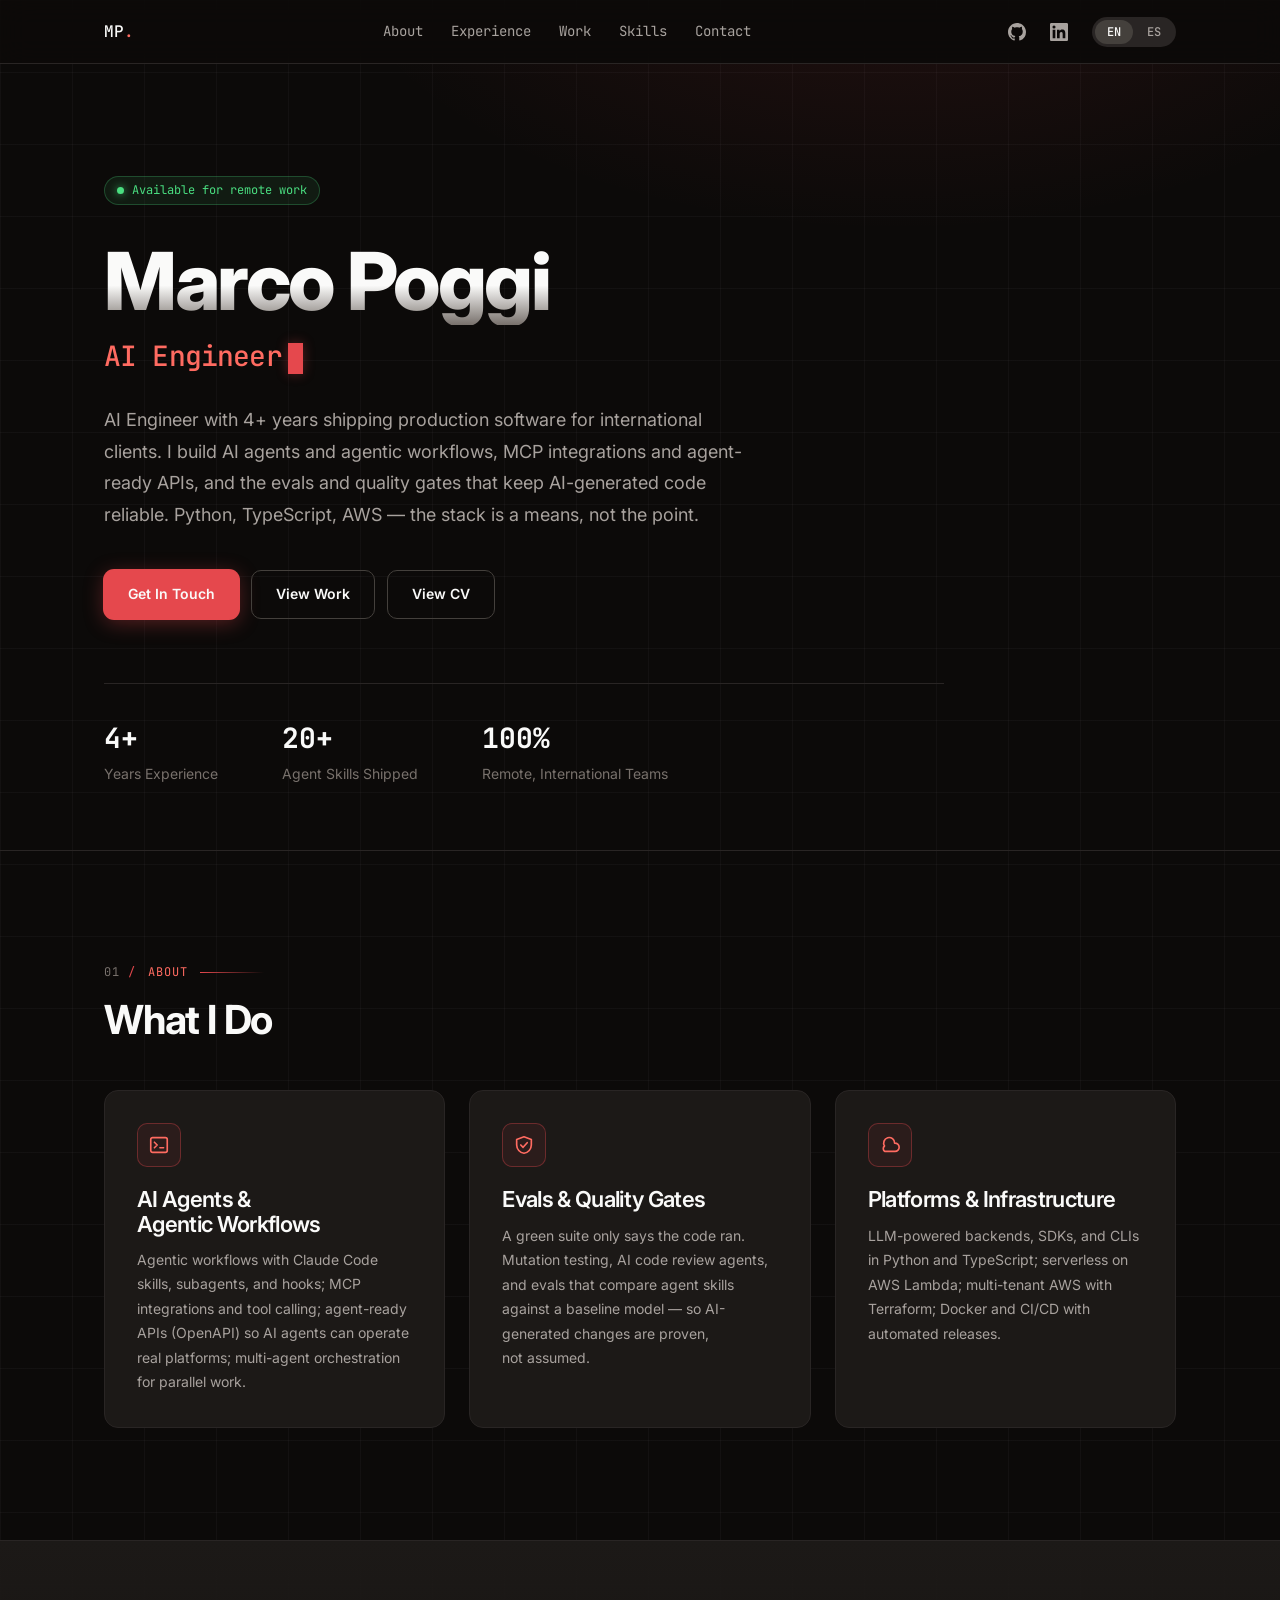
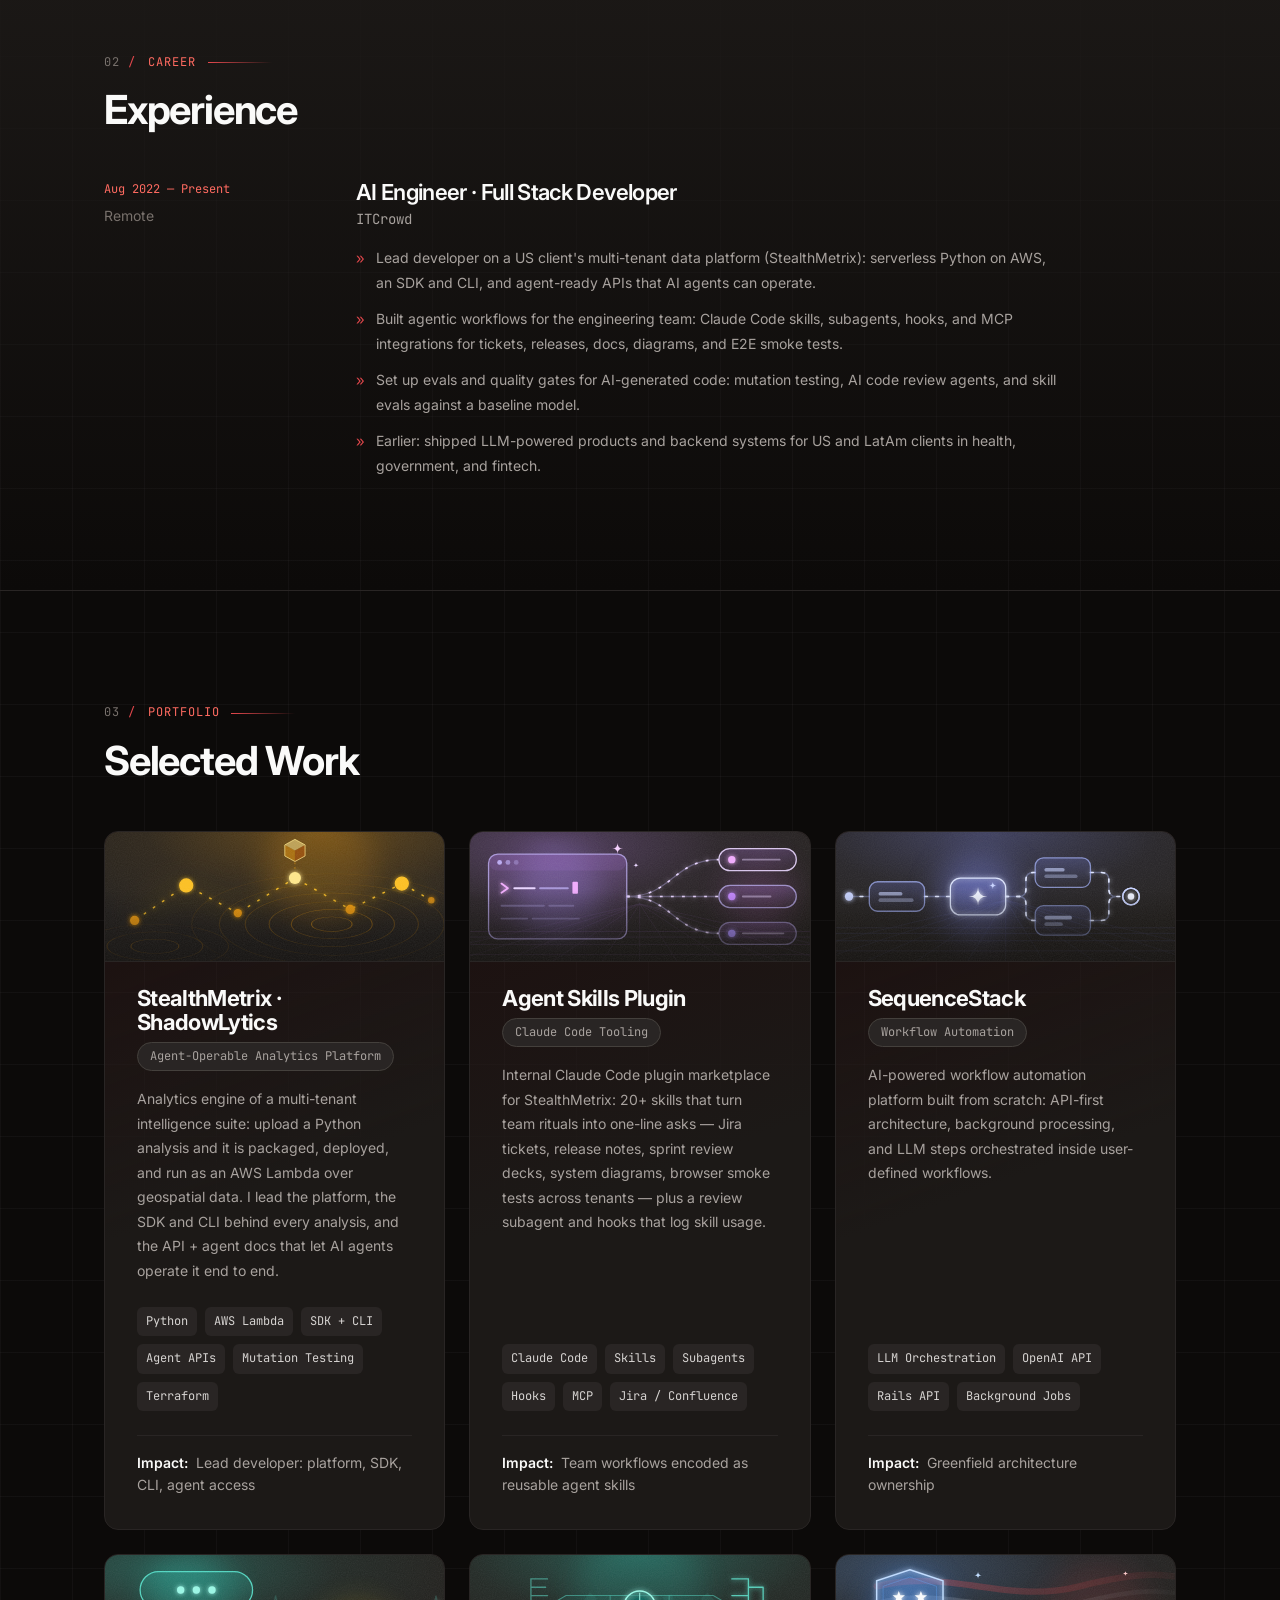
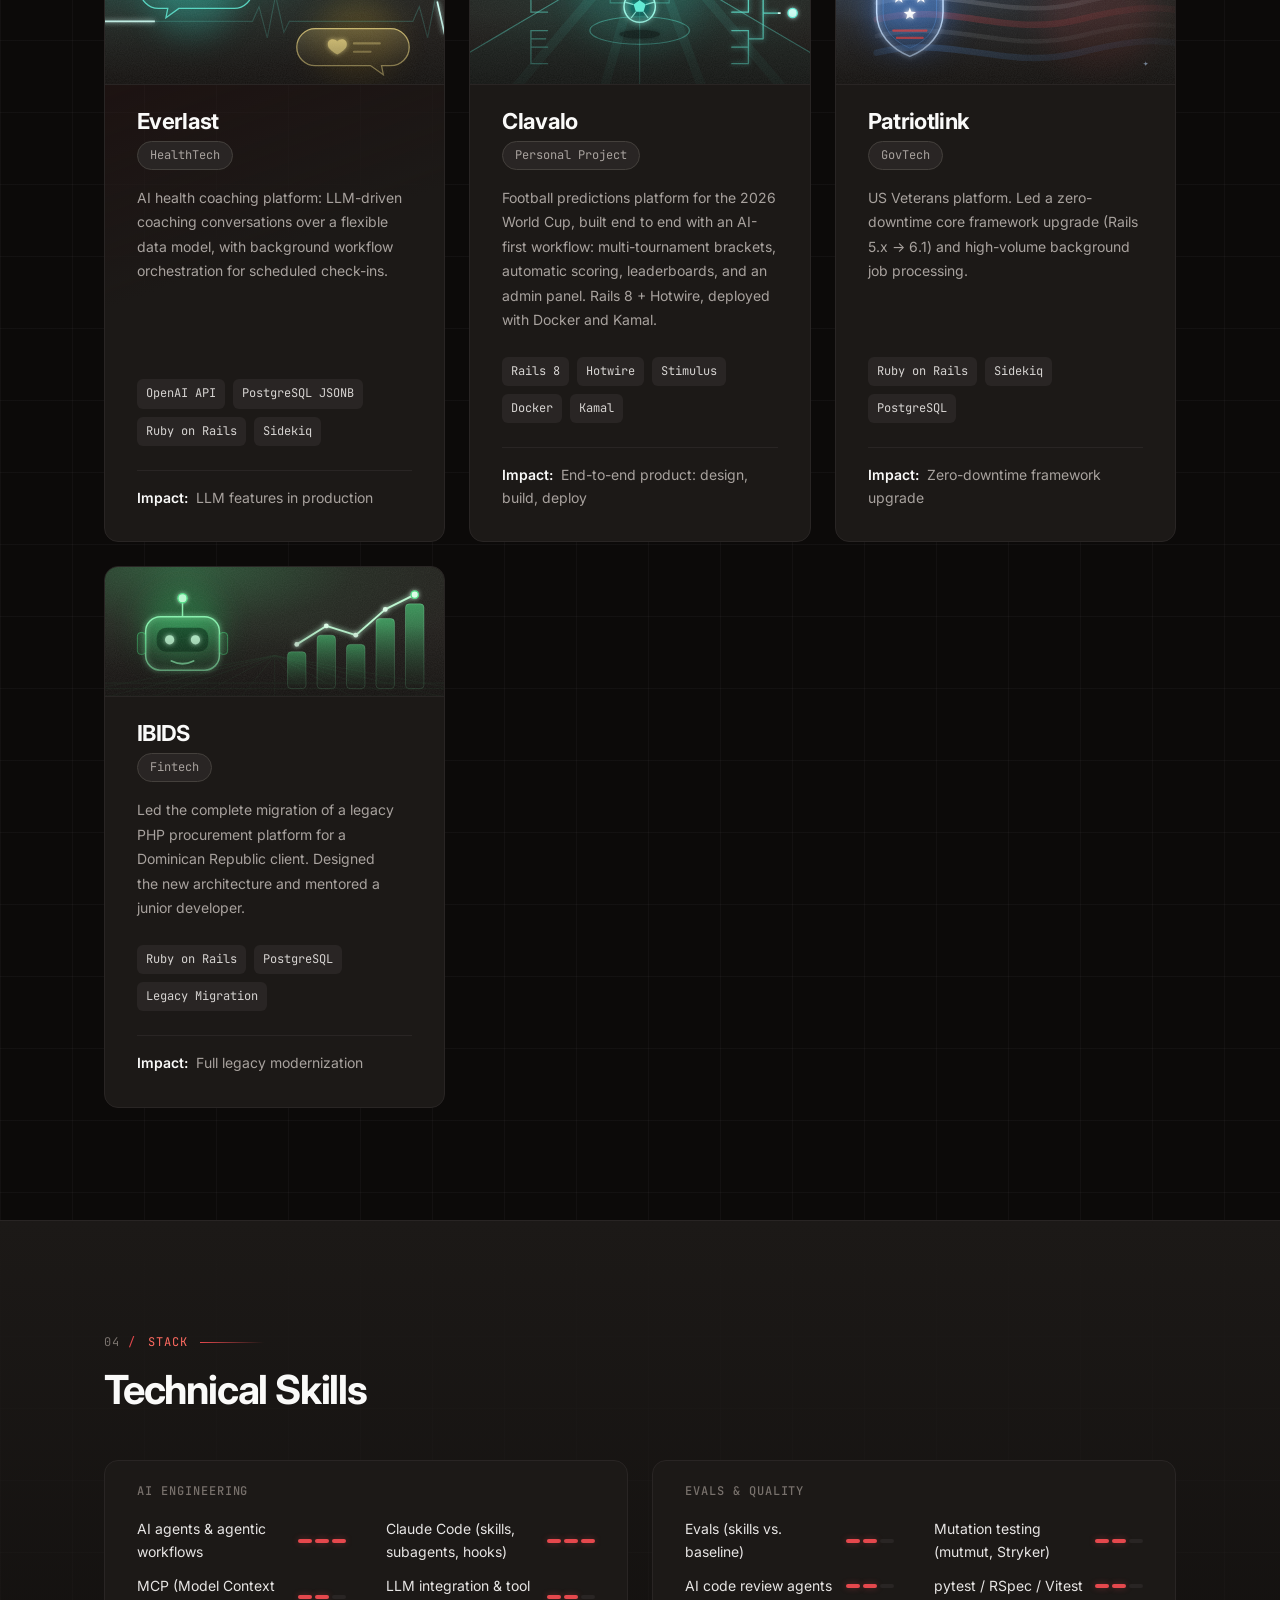
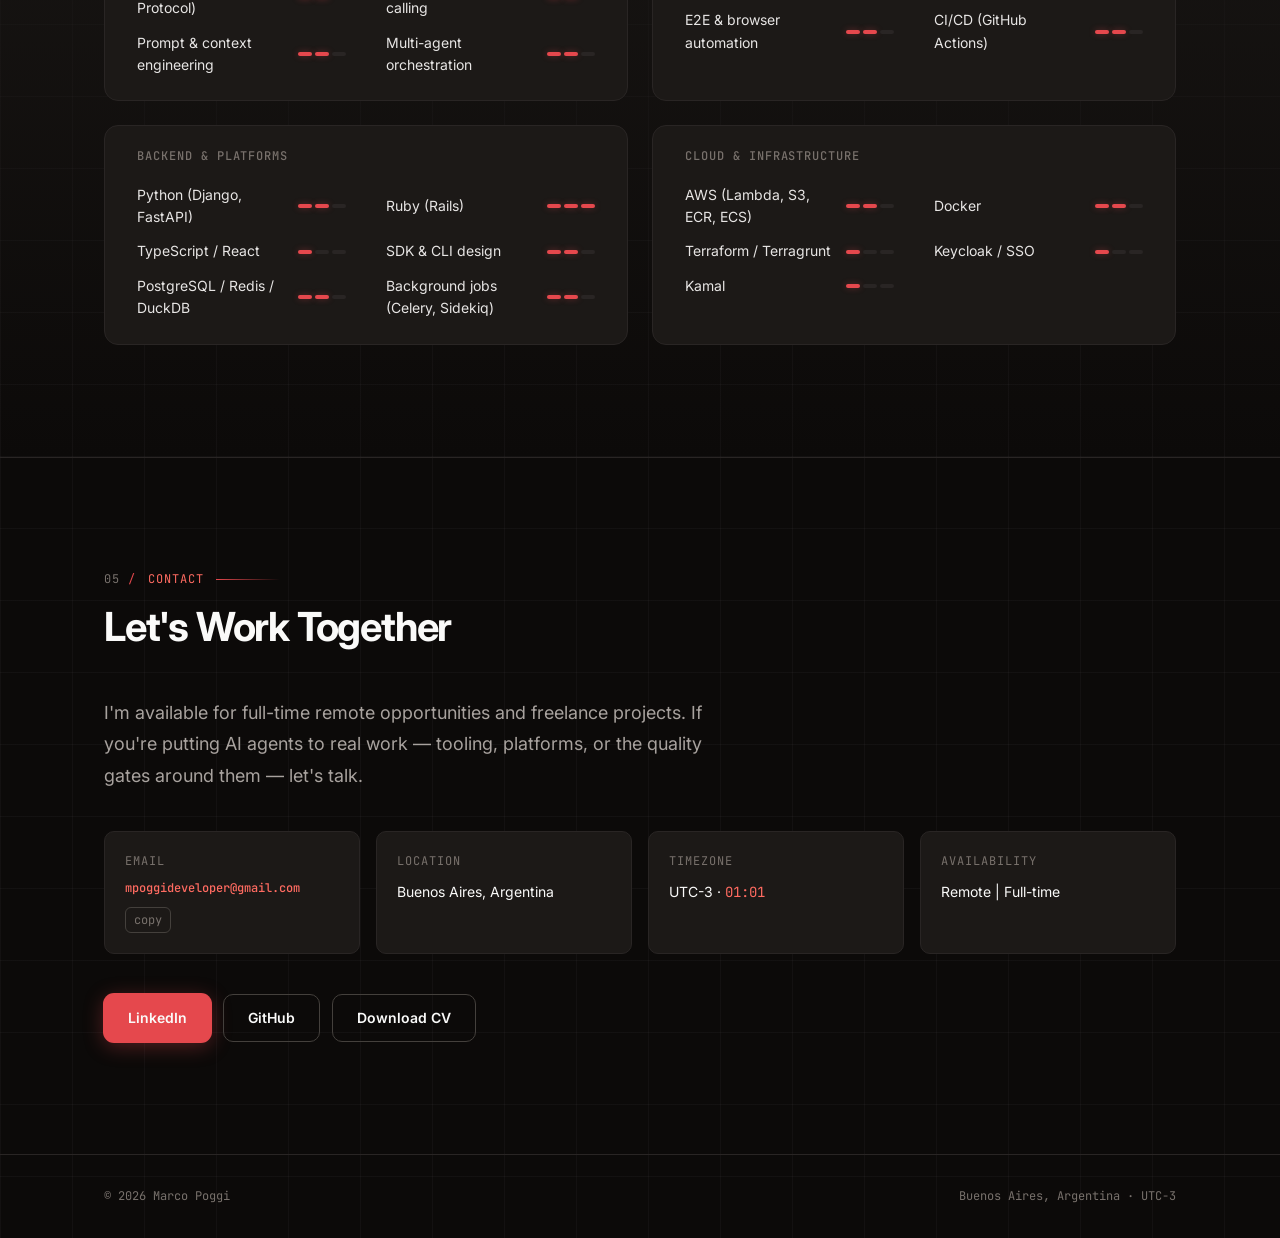
<file: index.html>
<!DOCTYPE html>
<html lang="en">
<head>
    <meta charset="UTF-8">
    <meta name="viewport" content="width=device-width, initial-scale=1.0">
    <title>Marco Poggi - Career</title>
    <meta name="description" content="Marco Poggi — AI Engineer: AI agents, agentic workflows, MCP integrations, LLM-powered platforms, and evals &amp; quality gates for AI-generated code.">
    <meta property="og:title" content="Marco Poggi — AI Engineer">
    <meta property="og:description" content="AI Engineer with 4+ years shipping production software: AI agents, agentic workflows, MCP, tool calling, and evals.">
    <meta property="og:type" content="website">
    <meta name="theme-color" content="#0c0a09">
    <link rel="preconnect" href="https://fonts.googleapis.com">
    <link rel="preconnect" href="https://fonts.gstatic.com" crossorigin>
    <link href="https://fonts.googleapis.com/css2?family=Inter:wght@400;500;600;700;800&family=JetBrains+Mono:wght@400;500&display=swap" rel="stylesheet">
    <link rel="stylesheet" href="css/main.css">
    <link rel="icon" href="data:image/svg+xml,<svg xmlns=%22http://www.w3.org/2000/svg%22 viewBox=%220 0 64 64%22><rect width=%2264%22 height=%2264%22 rx=%2212%22 fill=%22%231c1917%22/><path d=%22M22 18 L40 32 L22 46%22 fill=%22none%22 stroke=%22%23e5484d%22 stroke-width=%227%22 stroke-linecap=%22round%22 stroke-linejoin=%22round%22/></svg>">
</head>
<body>
    <a class="skip-link" href="#hero">Skip to content</a>
    <div class="scroll-progress" aria-hidden="true"></div>

    <!-- Header -->
    <header class="site-header">
        <div class="container header-inner">
            <a href="#hero" class="brand">MP<span class="brand-dot">.</span></a>
            <nav class="site-nav" aria-label="Main" data-nav-links>
                <!-- Nav links rendered from data.json -->
            </nav>
            <div class="header-actions">
                <a class="social-link" href="https://github.com/marcopoggi" target="_blank" rel="noopener" aria-label="GitHub">
                    <svg viewBox="0 0 24 24" fill="currentColor" aria-hidden="true"><path d="M12 0C5.37 0 0 5.37 0 12c0 5.31 3.435 9.795 8.205 11.385.6.105.825-.255.825-.57 0-.285-.015-1.23-.015-2.235-3.015.555-3.795-.735-4.035-1.41-.135-.345-.72-1.41-1.23-1.695-.42-.225-1.02-.78-.015-.795.945-.015 1.62.87 1.845 1.23 1.08 1.815 2.805 1.305 3.495.99.105-.78.42-1.305.765-1.605-2.67-.3-5.46-1.335-5.46-5.925 0-1.305.465-2.385 1.23-3.225-.12-.3-.54-1.53.12-3.18 0 0 1.005-.315 3.3 1.23.96-.27 1.98-.405 3-.405s2.04.135 3 .405c2.295-1.56 3.3-1.23 3.3-1.23.66 1.65.24 2.88.12 3.18.765.84 1.23 1.905 1.23 3.225 0 4.605-2.805 5.625-5.475 5.925.435.375.81 1.095.81 2.22 0 1.605-.015 2.895-.015 3.3 0 .315.225.69.825.57A12.02 12.02 0 0 0 24 12c0-6.63-5.37-12-12-12z"/></svg>
                </a>
                <a class="social-link" href="https://linkedin.com/in/marcopoggi-dev" target="_blank" rel="noopener" aria-label="LinkedIn">
                    <svg viewBox="0 0 24 24" fill="currentColor" aria-hidden="true"><path d="M20.447 20.452h-3.554v-5.569c0-1.328-.027-3.037-1.852-3.037-1.853 0-2.136 1.445-2.136 2.939v5.667H9.351V9h3.414v1.561h.046c.477-.9 1.637-1.85 3.37-1.85 3.601 0 4.267 2.37 4.267 5.455v6.286zM5.337 7.433a2.062 2.062 0 1 1 0-4.124 2.062 2.062 0 0 1 0 4.124zM7.119 20.452H3.555V9h3.564v11.452zM22.225 0H1.771C.792 0 0 .774 0 1.729v20.542C0 23.227.792 24 1.771 24h20.451C23.2 24 24 23.227 24 22.271V1.729C24 .774 23.2 0 22.225 0z"/></svg>
                </a>
                <div class="language-toggle" role="group" aria-label="Language">
                    <button class="lang-btn active" data-lang="en">EN</button>
                    <button class="lang-btn" data-lang="es">ES</button>
                </div>
            </div>
        </div>
    </header>

    <main>
        <!-- Hero Section -->
        <section id="hero" class="hero">
            <div class="container">
                <div class="hero-content">
                    <p class="hero-badge" data-hero-badge>
                        <span class="badge-dot" aria-hidden="true"></span>
                        <span data-text='{"en":"Available for remote work","es":"Disponible para trabajo remoto"}'>Available for remote work</span>
                    </p>
                    <h1 class="hero-title">
                        <span data-hero-title>Marco Poggi</span>
                    </h1>
                    <h2 class="hero-subtitle">
                        <span class="typewriter" data-hero-subtitle>AI Engineer</span><span class="type-cursor" aria-hidden="true"></span>
                    </h2>
                    <p class="hero-description">
                        <span data-hero-description>AI Engineer with 4+ years shipping production software for international clients.</span>
                    </p>

                    <div class="hero-cta">
                        <a href="#contact" class="button primary">
                            <span data-text='{"en":"Get In Touch","es":"Contactar"}'>Get In Touch</span>
                        </a>
                        <a href="#projects" class="button secondary">
                            <span data-text='{"en":"View Work","es":"Ver Trabajos"}'>View Work</span>
                        </a>
                        <a href="cv.html" class="button secondary">
                            <span data-text='{"en":"View CV","es":"Ver CV"}'>View CV</span>
                        </a>
                    </div>

                    <div class="hero-stats" data-hero-stats>
                        <!-- Stats rendered from data.json -->
                    </div>
                </div>
            </div>
        </section>

        <!-- Overview Section -->
        <section id="overview" class="overview">
            <div class="container">
                <header class="section-header">
                    <p class="section-eyebrow"><span class="eyebrow-num">01</span><span data-text='{"en":"About","es":"Sobre mí"}'>About</span></p>
                    <h2 class="section-title"><span data-overview-title>What I Do</span></h2>
                </header>
                <div class="overview-grid" data-overview-cards>
                    <!-- Overview cards rendered from data.json -->
                </div>
            </div>
        </section>

        <!-- Experience Section -->
        <section id="experience" class="experience">
            <div class="container">
                <header class="section-header">
                    <p class="section-eyebrow"><span class="eyebrow-num">02</span><span data-text='{"en":"Career","es":"Carrera"}'>Career</span></p>
                    <h2 class="section-title"><span data-experience-title>Experience</span></h2>
                </header>
                <div class="experience-list" data-experience-list>
                    <!-- Experience entries rendered from data.json -->
                </div>
            </div>
        </section>

        <!-- Projects Section -->
        <section id="projects" class="projects">
            <div class="container">
                <header class="section-header">
                    <p class="section-eyebrow"><span class="eyebrow-num">03</span><span data-text='{"en":"Portfolio","es":"Portfolio"}'>Portfolio</span></p>
                    <h2 class="section-title"><span data-projects-title>Selected Work</span></h2>
                </header>
                <div class="projects-grid" data-projects-list>
                    <!-- Project cards rendered from data.json -->
                </div>
            </div>
        </section>

        <!-- Skills Section -->
        <section id="skills" class="skills">
            <div class="container">
                <header class="section-header">
                    <p class="section-eyebrow"><span class="eyebrow-num">04</span><span data-text='{"en":"Stack","es":"Stack"}'>Stack</span></p>
                    <h2 class="section-title"><span data-skills-title>Technical Skills</span></h2>
                </header>
                <div class="skills-grid" data-skills-list>
                    <!-- Skill categories rendered from data.json -->
                </div>
            </div>
        </section>

        <!-- Contact Section -->
        <section id="contact" class="contact">
            <div class="container">
                <header class="section-header">
                    <p class="section-eyebrow"><span class="eyebrow-num">05</span><span data-text='{"en":"Contact","es":"Contacto"}'>Contact</span></p>
                    <h2 class="section-title"><span data-contact-title>Let's Work Together</span></h2>
                </header>
                <div class="contact-content">
                    <p class="contact-description">
                        <span data-contact-description>I'm available for full-time remote opportunities and freelance projects. If you're putting AI agents to real work — tooling, platforms, or the quality gates around them — let's talk.</span>
                    </p>
                    <div class="contact-info" data-contact-info>
                        <!-- Contact info rendered from data.json -->
                    </div>
                    <div class="contact-links" data-contact-links>
                        <!-- Contact links rendered from data.json -->
                    </div>
                </div>
            </div>
        </section>
    </main>

    <footer class="site-footer">
        <div class="container footer-inner">
            <span>© <span data-year>2026</span> Marco Poggi</span>
            <span class="footer-meta" data-text='{"en":"Buenos Aires, Argentina · UTC-3","es":"Buenos Aires, Argentina · UTC-3"}'>Buenos Aires, Argentina · UTC-3</span>
        </div>
    </footer>

    <script src="js/data.js"></script>
    <script src="js/main.js"></script>
</body>
</html>
</file>
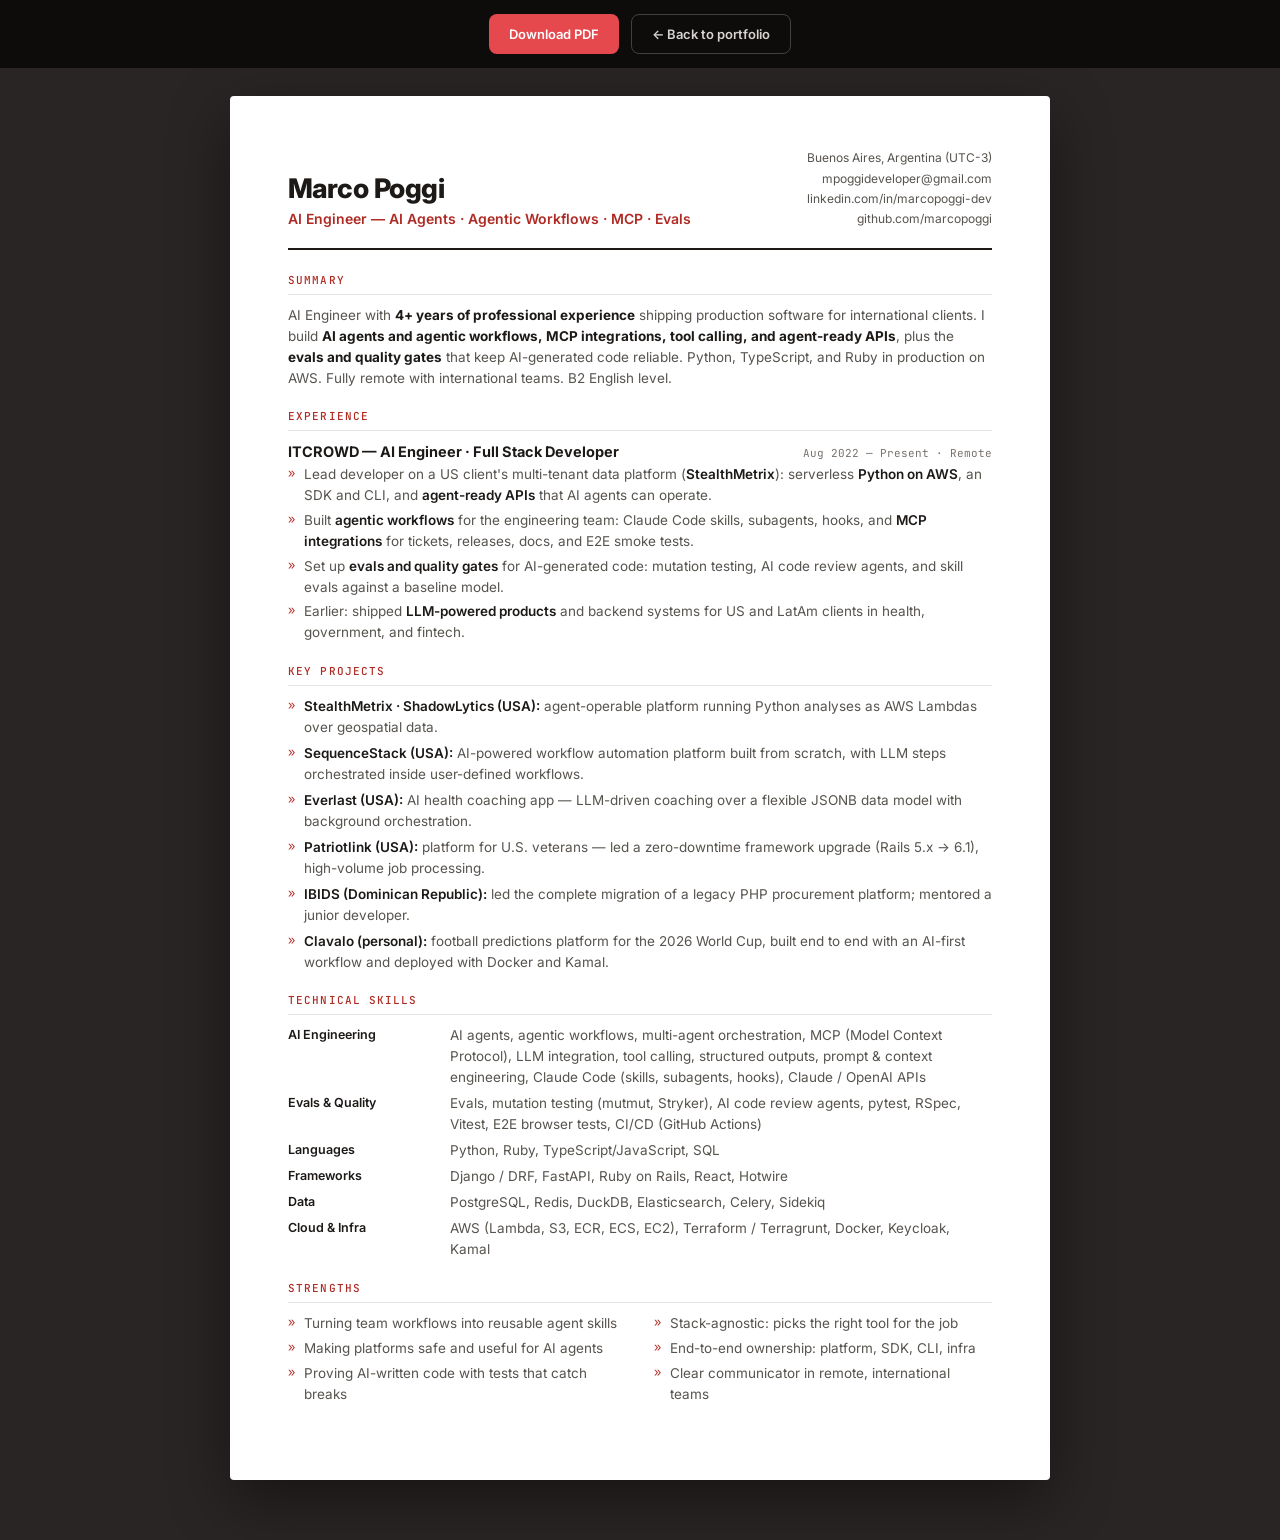
<file: cv.html>
<!DOCTYPE html>
<html lang="en">
<head>
    <meta charset="UTF-8">
    <meta name="viewport" content="width=device-width, initial-scale=1.0">
    <title>Marco Poggi - CV</title>
    <meta name="robots" content="noindex">
    <link rel="preconnect" href="https://fonts.googleapis.com">
    <link rel="preconnect" href="https://fonts.gstatic.com" crossorigin>
    <link href="https://fonts.googleapis.com/css2?family=Inter:wght@400;500;600;700;800&family=JetBrains+Mono:wght@400;500&display=swap" rel="stylesheet">
    <link rel="icon" href="data:image/svg+xml,<svg xmlns=%22http://www.w3.org/2000/svg%22 viewBox=%220 0 64 64%22><rect width=%2264%22 height=%2264%22 rx=%2212%22 fill=%22%231c1917%22/><path d=%22M22 18 L40 32 L22 46%22 fill=%22none%22 stroke=%22%23e5484d%22 stroke-width=%227%22 stroke-linecap=%22round%22 stroke-linejoin=%22round%22/></svg>">
    <style>
        :root {
            --ink: #1c1917;
            --ink-soft: #57534e;
            --ink-muted: #78716c;
            --accent: #b02a24;
            --rule: #e7e5e4;
            --font-sans: 'Inter', -apple-system, BlinkMacSystemFont, 'Segoe UI', Roboto, sans-serif;
            --font-mono: 'JetBrains Mono', ui-monospace, Menlo, monospace;
        }

        * { margin: 0; padding: 0; box-sizing: border-box; }

        body {
            font-family: var(--font-sans);
            font-size: 13.5px;
            line-height: 1.55;
            color: var(--ink);
            background: #292524;
            -webkit-font-smoothing: antialiased;
        }

        /* Toolbar (screen only) */
        .toolbar {
            position: sticky;
            top: 0;
            z-index: 10;
            display: flex;
            justify-content: center;
            gap: 12px;
            padding: 14px;
            background: rgba(12, 10, 9, 0.9);
            backdrop-filter: blur(10px);
        }

        .toolbar a,
        .toolbar button {
            font-family: var(--font-sans);
            font-size: 13px;
            font-weight: 600;
            padding: 9px 20px;
            border-radius: 8px;
            cursor: pointer;
            text-decoration: none;
            border: 1px solid transparent;
            transition: all 0.15s ease;
        }

        .toolbar button {
            background: #e5484d;
            color: #fff;
            border: none;
        }

        .toolbar button:hover { background: #ff6b61; }

        .toolbar a {
            background: transparent;
            color: #d6d3d1;
            border-color: #44403c;
        }

        .toolbar a:hover { color: #fff; border-color: #78716c; }

        /* Sheet */
        .sheet {
            max-width: 820px;
            margin: 28px auto 60px;
            background: #fff;
            padding: 52px 58px;
            box-shadow: 0 20px 60px rgba(0, 0, 0, 0.45);
            border-radius: 4px;
        }

        header.cv-head {
            display: flex;
            justify-content: space-between;
            align-items: flex-end;
            gap: 16px;
            padding-bottom: 18px;
            border-bottom: 2px solid var(--ink);
            margin-bottom: 22px;
        }

        h1 {
            font-size: 27px;
            font-weight: 800;
            letter-spacing: -0.02em;
            line-height: 1.1;
        }

        .headline {
            font-size: 14px;
            font-weight: 600;
            color: var(--accent);
            margin-top: 4px;
        }

        .contact {
            text-align: right;
            font-size: 12px;
            color: var(--ink-soft);
            line-height: 1.7;
        }

        .contact a { color: var(--ink-soft); text-decoration: none; }
        .contact a:hover { color: var(--accent); }

        section { margin-bottom: 20px; }

        h2 {
            font-family: var(--font-mono);
            font-size: 11px;
            font-weight: 500;
            text-transform: uppercase;
            letter-spacing: 0.1em;
            color: var(--accent);
            border-bottom: 1px solid var(--rule);
            padding-bottom: 5px;
            margin-bottom: 10px;
        }

        .job-head {
            display: flex;
            justify-content: space-between;
            align-items: baseline;
            gap: 12px;
        }

        .job-head h3 { font-size: 14.5px; font-weight: 700; }

        .job-head .period {
            font-family: var(--font-mono);
            font-size: 11px;
            color: var(--ink-muted);
            white-space: nowrap;
        }

        .job-sub {
            font-size: 12.5px;
            color: var(--ink-soft);
            margin-bottom: 7px;
        }

        ul { list-style: none; }

        ul li {
            position: relative;
            padding-left: 16px;
            margin-bottom: 4px;
            color: var(--ink-soft);
        }

        ul li::before {
            content: '»';
            position: absolute;
            left: 0;
            color: var(--accent);
            font-family: var(--font-mono);
            font-size: 12px;
        }

        ul li strong { color: var(--ink); font-weight: 600; }

        .projects-cv li { margin-bottom: 5px; }

        .skills-table { display: grid; gap: 5px; }

        .skills-row {
            display: grid;
            grid-template-columns: 150px 1fr;
            gap: 12px;
        }

        .skills-row dt {
            font-weight: 600;
            font-size: 12.5px;
            color: var(--ink);
        }

        .skills-row dd { color: var(--ink-soft); }

        .two-col {
            display: grid;
            grid-template-columns: 1fr 1fr;
            gap: 0 28px;
        }

        @media (max-width: 700px) {
            .sheet { padding: 32px 24px; margin: 16px 10px 40px; }
            header.cv-head { flex-direction: column; align-items: flex-start; }
            .contact { text-align: left; }
            .two-col { grid-template-columns: 1fr; }
            .skills-row { grid-template-columns: 1fr; gap: 0; }
        }

        @media print {
            /* Zero page margin removes the browser's own header/footer
               (title, URL, page numbers) — the sheet padding takes over. */
            @page { size: A4; margin: 0; }
            body { background: #fff; font-size: 11px; line-height: 1.45; }
            .toolbar { display: none; }
            .sheet {
                max-width: none;
                margin: 0;
                padding: 11mm 14mm;
                box-shadow: none;
                border-radius: 0;
            }
            header.cv-head { padding-bottom: 12px; margin-bottom: 14px; }
            h1 { font-size: 22px; }
            .headline { font-size: 12px; }
            .contact { font-size: 10.5px; line-height: 1.55; }
            h2 { font-size: 10px; margin-bottom: 7px; padding-bottom: 4px; }
            .job-head h3 { font-size: 12.5px; }
            .job-sub { font-size: 11px; margin-bottom: 5px; }
            section { margin-bottom: 13px; break-inside: avoid; }
            ul li { margin-bottom: 2.5px; }
            .projects-cv li { margin-bottom: 3px; }
            .skills-table { gap: 3px; }
            a { color: inherit; }
        }
    </style>
</head>
<body>
    <div class="toolbar">
        <button onclick="window.print()">Download PDF</button>
        <a href="index.html">← Back to portfolio</a>
    </div>

    <main class="sheet">
        <header class="cv-head">
            <div>
                <h1>Marco Poggi</h1>
                <p class="headline">AI Engineer — AI Agents · Agentic Workflows · MCP · Evals</p>
            </div>
            <div class="contact">
                Buenos Aires, Argentina (UTC-3)<br>
                <a href="mailto:mpoggideveloper@gmail.com">mpoggideveloper@gmail.com</a><br>
                <a href="https://linkedin.com/in/marcopoggi-dev">linkedin.com/in/marcopoggi-dev</a><br>
                <a href="https://github.com/marcopoggi">github.com/marcopoggi</a>
            </div>
        </header>

        <section>
            <h2>Summary</h2>
            <p style="color: var(--ink-soft);">
                AI Engineer with <strong style="color: var(--ink);">4+ years of professional experience</strong> shipping production software
                for international clients. I build <strong style="color: var(--ink);">AI agents and agentic workflows, MCP integrations, tool calling, and agent-ready APIs</strong>,
                plus the <strong style="color: var(--ink);">evals and quality gates</strong> that keep AI-generated code reliable.
                Python, TypeScript, and Ruby in production on AWS. Fully remote with international teams. B2 English level.
            </p>
        </section>

        <section>
            <h2>Experience</h2>
            <div class="job-head">
                <h3>ITCROWD — AI Engineer · Full Stack Developer</h3>
                <span class="period">Aug 2022 — Present · Remote</span>
            </div>
            <ul>
                <li>Lead developer on a US client's multi-tenant data platform (<strong>StealthMetrix</strong>): serverless <strong>Python on AWS</strong>, an SDK and CLI, and <strong>agent-ready APIs</strong> that AI agents can operate.</li>
                <li>Built <strong>agentic workflows</strong> for the engineering team: Claude Code skills, subagents, hooks, and <strong>MCP integrations</strong> for tickets, releases, docs, and E2E smoke tests.</li>
                <li>Set up <strong>evals and quality gates</strong> for AI-generated code: mutation testing, AI code review agents, and skill evals against a baseline model.</li>
                <li>Earlier: shipped <strong>LLM-powered products</strong> and backend systems for US and LatAm clients in health, government, and fintech.</li>
            </ul>
        </section>

        <section>
            <h2>Key Projects</h2>
            <ul class="projects-cv">
                <li><strong>StealthMetrix · ShadowLytics (USA):</strong> agent-operable platform running Python analyses as AWS Lambdas over geospatial data.</li>
                <li><strong>SequenceStack (USA):</strong> AI-powered workflow automation platform built from scratch, with LLM steps orchestrated inside user-defined workflows.</li>
                <li><strong>Everlast (USA):</strong> AI health coaching app — LLM-driven coaching over a flexible JSONB data model with background orchestration.</li>
                <li><strong>Patriotlink (USA):</strong> platform for U.S. veterans — led a zero-downtime framework upgrade (Rails 5.x → 6.1), high-volume job processing.</li>
                <li><strong>IBIDS (Dominican Republic):</strong> led the complete migration of a legacy PHP procurement platform; mentored a junior developer.</li>
                <li><strong>Clavalo (personal):</strong> football predictions platform for the 2026 World Cup, built end to end with an AI-first workflow and deployed with Docker and Kamal.</li>
            </ul>
        </section>

        <section>
            <h2>Technical Skills</h2>
            <dl class="skills-table">
                <div class="skills-row"><dt>AI Engineering</dt><dd>AI agents, agentic workflows, multi-agent orchestration, MCP (Model Context Protocol), LLM integration, tool calling, structured outputs, prompt &amp; context engineering, Claude Code (skills, subagents, hooks), Claude / OpenAI APIs</dd></div>
                <div class="skills-row"><dt>Evals &amp; Quality</dt><dd>Evals, mutation testing (mutmut, Stryker), AI code review agents, pytest, RSpec, Vitest, E2E browser tests, CI/CD (GitHub Actions)</dd></div>
                <div class="skills-row"><dt>Languages</dt><dd>Python, Ruby, TypeScript/JavaScript, SQL</dd></div>
                <div class="skills-row"><dt>Frameworks</dt><dd>Django / DRF, FastAPI, Ruby on Rails, React, Hotwire</dd></div>
                <div class="skills-row"><dt>Data</dt><dd>PostgreSQL, Redis, DuckDB, Elasticsearch, Celery, Sidekiq</dd></div>
                <div class="skills-row"><dt>Cloud &amp; Infra</dt><dd>AWS (Lambda, S3, ECR, ECS, EC2), Terraform / Terragrunt, Docker, Keycloak, Kamal</dd></div>
            </dl>
        </section>

        <section>
            <h2>Strengths</h2>
            <div class="two-col">
                <ul>
                    <li>Turning team workflows into reusable agent skills</li>
                    <li>Making platforms safe and useful for AI agents</li>
                    <li>Proving AI-written code with tests that catch breaks</li>
                </ul>
                <ul>
                    <li>Stack-agnostic: picks the right tool for the job</li>
                    <li>End-to-end ownership: platform, SDK, CLI, infra</li>
                    <li>Clear communicator in remote, international teams</li>
                </ul>
            </div>
        </section>
    </main>
</body>
</html>
</file>
<file: css/main.css>
/* ==========================================================================
   Design System — Marco Poggi Portfolio
   Dark engineering theme. Tokens: primitives → semantic → components.
   ========================================================================== */

/* --------------------------------------------------------------------------
   1. Design Tokens
   -------------------------------------------------------------------------- */
:root {
    /* Color primitives */
    --stone-950: #0c0a09;
    --stone-900: #1c1917;
    --stone-850: #221f1c;
    --stone-800: #292524;
    --stone-700: #44403c;
    --stone-600: #57534e;
    --stone-500: #78716c;
    --stone-400: #a8a29e;
    --stone-300: #d6d3d1;
    --stone-200: #e7e5e4;
    --stone-100: #f5f5f4;
    --stone-50: #fafaf9;

    --red-400: #ff6b61;
    --red-500: #e5484d;
    --red-600: #d33338;

    --green-400: #4ade80;

    /* Semantic colors */
    --bg: var(--stone-950);
    --surface: var(--stone-900);
    --surface-raised: var(--stone-850);
    --surface-sunken: var(--stone-800);
    --text-primary: var(--stone-50);
    --text-secondary: var(--stone-400);
    --text-tertiary: var(--stone-500);
    --border-subtle: var(--stone-800);
    --border-strong: var(--stone-700);
    --accent: var(--red-500);
    --accent-bright: var(--red-400);
    --accent-glow: rgba(229, 72, 77, 0.35);
    --accent-subtle: rgba(229, 72, 77, 0.08);
    --accent-border: rgba(229, 72, 77, 0.35);
    --grid-line: rgba(168, 162, 158, 0.05);
    --focus-ring: 0 0 0 2px var(--bg), 0 0 0 4px var(--accent);

    /* Typography */
    --font-sans: 'Inter', -apple-system, BlinkMacSystemFont, 'Segoe UI', Roboto, sans-serif;
    --font-mono: 'JetBrains Mono', ui-monospace, 'SF Mono', Menlo, monospace;

    --text-xs: 0.75rem;
    --text-sm: 0.875rem;
    --text-base: 1rem;
    --text-lg: 1.125rem;
    --text-xl: clamp(1.15rem, 1rem + 0.6vw, 1.375rem);
    --text-2xl: clamp(1.35rem, 1.15rem + 1vw, 1.75rem);
    --text-3xl: clamp(1.75rem, 1.4rem + 1.6vw, 2.5rem);
    --text-4xl: clamp(2.75rem, 1.8rem + 4.5vw, 5rem);

    --leading-tight: 1.1;
    --leading-normal: 1.6;
    --leading-relaxed: 1.75;

    --tracking-tight: -0.03em;
    --tracking-wide: 0.08em;

    /* Spacing scale — 4px base */
    --space-1: 0.25rem;
    --space-2: 0.5rem;
    --space-3: 0.75rem;
    --space-4: 1rem;
    --space-5: 1.25rem;
    --space-6: 1.5rem;
    --space-8: 2rem;
    --space-10: 2.5rem;
    --space-12: 3rem;
    --space-16: 4rem;
    --space-20: 5rem;
    --space-28: 7rem;

    /* Radii */
    --radius-sm: 6px;
    --radius-md: 10px;
    --radius-lg: 14px;
    --radius-full: 999px;

    /* Elevation */
    --shadow-md: 0 4px 16px rgba(0, 0, 0, 0.4);
    --shadow-lg: 0 16px 48px rgba(0, 0, 0, 0.5);

    /* Motion */
    --ease-out: cubic-bezier(0.16, 1, 0.3, 1);
    --duration-fast: 150ms;
    --duration-base: 250ms;

    /* Layout */
    --container-max: 1120px;
    --header-height: 4rem;
}

/* --------------------------------------------------------------------------
   2. Reset & Base
   -------------------------------------------------------------------------- */
*,
*::before,
*::after {
    margin: 0;
    padding: 0;
    box-sizing: border-box;
}

html {
    scroll-behavior: smooth;
    scroll-padding-top: calc(var(--header-height) + 1rem);
}

body {
    font-family: var(--font-sans);
    font-size: var(--text-base);
    line-height: var(--leading-normal);
    color: var(--text-primary);
    background-color: var(--bg);
    background-image:
        linear-gradient(var(--grid-line) 1px, transparent 1px),
        linear-gradient(90deg, var(--grid-line) 1px, transparent 1px);
    background-size: 72px 72px;
    -webkit-font-smoothing: antialiased;
    text-rendering: optimizeLegibility;
    overflow-x: hidden;
}

::selection {
    background: var(--accent);
    color: var(--stone-50);
}

h1, h2, h3, h4 {
    line-height: var(--leading-tight);
    letter-spacing: var(--tracking-tight);
    text-wrap: balance;
}

p {
    text-wrap: pretty;
}

a {
    color: var(--accent-bright);
}

:focus-visible {
    outline: none;
    box-shadow: var(--focus-ring);
    border-radius: var(--radius-sm);
}

.container {
    max-width: var(--container-max);
    margin: 0 auto;
    padding: 0 var(--space-6);
}

.skip-link {
    position: absolute;
    top: -100%;
    left: var(--space-4);
    z-index: 200;
    padding: var(--space-2) var(--space-4);
    background: var(--stone-50);
    color: var(--stone-950);
    border-radius: var(--radius-sm);
    text-decoration: none;
    font-size: var(--text-sm);
}

.skip-link:focus {
    top: var(--space-2);
}

/* Scroll progress bar */
.scroll-progress {
    position: fixed;
    top: 0;
    left: 0;
    z-index: 150;
    height: 2px;
    width: 100%;
    background: linear-gradient(90deg, var(--accent), var(--accent-bright));
    box-shadow: 0 0 12px var(--accent-glow);
    transform: scaleX(0);
    transform-origin: left;
}

/* --------------------------------------------------------------------------
   3. Header & Navigation
   -------------------------------------------------------------------------- */
.site-header {
    position: sticky;
    top: 0;
    z-index: 100;
    height: var(--header-height);
    background: rgba(12, 10, 9, 0.75);
    backdrop-filter: blur(14px);
    -webkit-backdrop-filter: blur(14px);
    border-bottom: 1px solid var(--border-subtle);
}

.header-inner {
    height: 100%;
    display: flex;
    align-items: center;
    justify-content: space-between;
    gap: var(--space-6);
}

.brand {
    font-family: var(--font-mono);
    font-weight: 500;
    font-size: var(--text-base);
    color: var(--text-primary);
    text-decoration: none;
}

.brand-dot {
    color: var(--accent-bright);
}

.site-nav {
    display: flex;
    gap: var(--space-1);
}

.nav-link {
    padding: var(--space-2) var(--space-3);
    font-family: var(--font-mono);
    font-size: var(--text-sm);
    color: var(--text-secondary);
    text-decoration: none;
    border-radius: var(--radius-sm);
    transition: color var(--duration-fast) var(--ease-out),
                background-color var(--duration-fast) var(--ease-out);
}

.nav-link:hover {
    color: var(--text-primary);
    background: var(--surface-sunken);
}

.nav-link.active {
    color: var(--accent-bright);
}

.header-actions {
    display: flex;
    align-items: center;
    gap: var(--space-2);
}

.social-link {
    display: inline-flex;
    align-items: center;
    justify-content: center;
    width: 34px;
    height: 34px;
    border-radius: var(--radius-sm);
    color: var(--text-secondary);
    transition: color var(--duration-fast) var(--ease-out),
                background-color var(--duration-fast) var(--ease-out),
                transform var(--duration-fast) var(--ease-out);
}

.social-link svg {
    width: 18px;
    height: 18px;
}

.social-link:hover {
    color: var(--accent-bright);
    background: var(--surface-sunken);
    transform: translateY(-1px);
}

.language-toggle {
    display: flex;
    gap: 2px;
    padding: 3px;
    background: var(--surface-sunken);
    border-radius: var(--radius-full);
    margin-left: var(--space-2);
}

.lang-btn {
    padding: var(--space-1) var(--space-3);
    border: none;
    background: transparent;
    color: var(--text-secondary);
    border-radius: var(--radius-full);
    cursor: pointer;
    font-family: var(--font-mono);
    font-size: var(--text-xs);
    font-weight: 500;
    transition: all var(--duration-fast) var(--ease-out);
}

.lang-btn:hover {
    color: var(--text-primary);
}

.lang-btn.active {
    background: var(--stone-700);
    color: var(--text-primary);
}

/* --------------------------------------------------------------------------
   4. Buttons
   -------------------------------------------------------------------------- */
.button {
    display: inline-flex;
    align-items: center;
    justify-content: center;
    gap: var(--space-2);
    padding: var(--space-3) var(--space-6);
    border-radius: var(--radius-md);
    font-size: var(--text-sm);
    font-weight: 600;
    text-decoration: none;
    transition: all var(--duration-base) var(--ease-out);
}

.button.primary {
    background: var(--accent);
    color: var(--stone-50);
    box-shadow: 0 0 0 1px var(--accent), 0 4px 20px var(--accent-glow);
}

.button.primary:hover {
    background: var(--accent-bright);
    transform: translateY(-2px);
    box-shadow: 0 0 0 1px var(--accent-bright), 0 8px 32px var(--accent-glow);
}

.button.secondary {
    background: transparent;
    color: var(--text-primary);
    border: 1px solid var(--border-strong);
}

.button.secondary:hover {
    border-color: var(--stone-500);
    background: var(--surface);
    transform: translateY(-2px);
}

/* --------------------------------------------------------------------------
   5. Sections
   -------------------------------------------------------------------------- */
section {
    padding: var(--space-28) 0;
    position: relative;
}

.section-header {
    margin-bottom: var(--space-12);
}

.section-eyebrow {
    display: flex;
    align-items: center;
    gap: var(--space-3);
    font-family: var(--font-mono);
    font-size: var(--text-xs);
    text-transform: uppercase;
    letter-spacing: var(--tracking-wide);
    color: var(--accent-bright);
    margin-bottom: var(--space-4);
}

.section-eyebrow::after {
    content: '';
    height: 1px;
    width: 64px;
    background: linear-gradient(90deg, var(--accent), transparent);
}

.eyebrow-num {
    color: var(--text-tertiary);
}

.eyebrow-num::after {
    content: ' /';
    color: var(--accent);
}

.section-title {
    font-size: var(--text-3xl);
    font-weight: 700;
    color: var(--text-primary);
}

/* --------------------------------------------------------------------------
   6. Hero
   -------------------------------------------------------------------------- */
.hero {
    padding: var(--space-28) 0 0;
    background:
        radial-gradient(ellipse 900px 500px at 70% -20%, rgba(229, 72, 77, 0.12), transparent 65%);
    border-bottom: 1px solid var(--border-subtle);
    overflow: hidden;
}

.hero-content {
    max-width: 840px;
}

.hero-badge {
    display: inline-flex;
    align-items: center;
    gap: var(--space-2);
    padding: var(--space-1) var(--space-3);
    background: rgba(74, 222, 128, 0.08);
    border: 1px solid rgba(74, 222, 128, 0.25);
    border-radius: var(--radius-full);
    font-family: var(--font-mono);
    font-size: var(--text-xs);
    color: var(--green-400);
    margin-bottom: var(--space-8);
    animation: fadeInUp 0.7s var(--ease-out);
}

.badge-dot {
    width: 7px;
    height: 7px;
    border-radius: var(--radius-full);
    background: var(--green-400);
    box-shadow: 0 0 8px rgba(74, 222, 128, 0.8);
    animation: pulse 2.5s ease-in-out infinite;
}

.hero-title {
    font-size: var(--text-4xl);
    font-weight: 800;
    margin-bottom: var(--space-4);
    background: linear-gradient(180deg, var(--stone-50) 55%, var(--stone-500));
    -webkit-background-clip: text;
    background-clip: text;
    -webkit-text-fill-color: transparent;
    animation: fadeInUp 0.7s var(--ease-out);
}

.hero-subtitle {
    font-family: var(--font-mono);
    font-size: var(--text-2xl);
    font-weight: 500;
    color: var(--accent-bright);
    margin-bottom: var(--space-6);
    min-height: 1.4em;
    animation: fadeInUp 0.7s var(--ease-out) 0.1s both;
}

.type-cursor {
    display: inline-block;
    width: 0.55em;
    height: 1.1em;
    margin-left: 6px;
    vertical-align: text-bottom;
    background: var(--accent);
    box-shadow: 0 0 12px var(--accent-glow);
    animation: blink 1.1s steps(1) infinite;
}

.hero-description {
    font-size: var(--text-lg);
    color: var(--text-secondary);
    line-height: var(--leading-relaxed);
    max-width: 640px;
    margin-bottom: var(--space-10);
    animation: fadeInUp 0.7s var(--ease-out) 0.2s both;
}

.hero-cta {
    display: flex;
    gap: var(--space-3);
    margin-bottom: var(--space-16);
    animation: fadeInUp 0.7s var(--ease-out) 0.3s both;
}

.hero-stats {
    display: flex;
    gap: var(--space-16);
    padding: var(--space-8) 0 var(--space-16);
    border-top: 1px solid var(--border-subtle);
    animation: fadeInUp 0.7s var(--ease-out) 0.4s both;
}

.stat-number {
    display: block;
    font-family: var(--font-mono);
    font-size: var(--text-2xl);
    font-weight: 700;
    color: var(--text-primary);
}

.stat-label {
    font-size: var(--text-sm);
    color: var(--text-tertiary);
}

/* --------------------------------------------------------------------------
   7. Cards (shared spotlight hover)
   -------------------------------------------------------------------------- */
.overview-card,
.project-card,
.skill-category {
    position: relative;
    background: var(--surface);
    border: 1px solid var(--border-subtle);
    border-radius: var(--radius-lg);
    transition: border-color var(--duration-base) var(--ease-out),
                transform var(--duration-base) var(--ease-out),
                box-shadow var(--duration-base) var(--ease-out);
    overflow: hidden;
}

/* Mouse-tracking spotlight — --mx/--my set from JS */
.overview-card::before,
.project-card::before,
.skill-category::before {
    content: '';
    position: absolute;
    inset: 0;
    background: radial-gradient(320px circle at var(--mx, 50%) var(--my, 50%), rgba(229, 72, 77, 0.09), transparent 65%);
    opacity: 0;
    transition: opacity var(--duration-base) var(--ease-out);
    pointer-events: none;
}

.overview-card:hover::before,
.project-card:hover::before,
.skill-category:hover::before {
    opacity: 1;
}

.overview-card:hover,
.project-card:hover,
.skill-category:hover {
    border-color: var(--accent-border);
    transform: translateY(-3px);
    box-shadow: var(--shadow-md);
}

/* --------------------------------------------------------------------------
   8. Overview
   -------------------------------------------------------------------------- */
.overview-grid {
    display: grid;
    grid-template-columns: repeat(auto-fit, minmax(280px, 1fr));
    gap: var(--space-6);
}

.overview-card {
    padding: var(--space-8);
}

.card-icon {
    display: inline-flex;
    align-items: center;
    justify-content: center;
    width: 44px;
    height: 44px;
    border-radius: var(--radius-md);
    background: var(--accent-subtle);
    border: 1px solid var(--accent-border);
    color: var(--accent-bright);
    margin-bottom: var(--space-5);
}

.card-icon svg {
    width: 22px;
    height: 22px;
}

.overview-card h3 {
    font-size: var(--text-xl);
    font-weight: 600;
    margin-bottom: var(--space-3);
}

.overview-card p {
    color: var(--text-secondary);
    font-size: var(--text-sm);
    line-height: var(--leading-relaxed);
}

/* --------------------------------------------------------------------------
   9. Experience
   -------------------------------------------------------------------------- */
.experience {
    background: linear-gradient(180deg, var(--surface) 0%, transparent 100%);
    border-block: 1px solid var(--border-subtle);
}

.experience-item {
    display: grid;
    grid-template-columns: 220px 1fr;
    gap: var(--space-8);
    max-width: 960px;
}

.experience-item + .experience-item {
    margin-top: var(--space-12);
    padding-top: var(--space-12);
    border-top: 1px solid var(--border-subtle);
}

.experience-meta .period {
    font-family: var(--font-mono);
    font-size: var(--text-xs);
    color: var(--accent-bright);
    display: block;
    margin-bottom: var(--space-1);
}

.experience-meta .location {
    font-size: var(--text-sm);
    color: var(--text-tertiary);
}

.experience-body h3 {
    font-size: var(--text-xl);
    font-weight: 600;
    margin-bottom: var(--space-1);
}

.experience-body .company {
    font-family: var(--font-mono);
    font-size: var(--text-sm);
    color: var(--text-secondary);
    margin-bottom: var(--space-4);
}

.experience-body ul {
    list-style: none;
    display: grid;
    gap: var(--space-3);
}

.experience-body li {
    position: relative;
    padding-left: var(--space-5);
    color: var(--text-secondary);
    font-size: var(--text-sm);
    line-height: var(--leading-relaxed);
}

.experience-body li::before {
    content: '»';
    position: absolute;
    left: 0;
    color: var(--accent);
    font-family: var(--font-mono);
}

/* --------------------------------------------------------------------------
   10. Projects
   -------------------------------------------------------------------------- */
.projects-grid {
    display: grid;
    grid-template-columns: repeat(auto-fit, minmax(340px, 1fr));
    gap: var(--space-6);
}

.project-card {
    display: flex;
    flex-direction: column;
    padding: var(--space-8);
    color: inherit;
    text-decoration: none;
    cursor: pointer;
}

.project-ext {
    width: 16px;
    height: 16px;
    margin-left: var(--space-1);
    vertical-align: middle;
    color: var(--text-tertiary);
    opacity: 0;
    transform: translate(-4px, 4px);
    transition: opacity var(--duration-base) var(--ease-out),
                transform var(--duration-base) var(--ease-out),
                color var(--duration-base) var(--ease-out);
}

.project-card:hover .project-ext {
    opacity: 1;
    transform: translate(0, 0);
    color: var(--accent-bright);
}

/* Cover art bleeds to the card edges (negative margins cancel card padding) */
.project-cover {
    margin: calc(-1 * var(--space-8)) calc(-1 * var(--space-8)) var(--space-6);
    height: 130px;
    border-bottom: 1px solid var(--border-subtle);
    background: var(--surface-raised);
    overflow: hidden;
}

.project-cover svg {
    width: 100%;
    height: 100%;
    display: block;
    transition: transform 0.6s var(--ease-out);
}

.project-card:hover .project-cover svg {
    transform: scale(1.05);
}

/* Cover art motion */
.project-cover .cv-flow { stroke-dasharray: 3 9; animation: cv-flow 1.6s linear infinite; }
.project-cover .cv-beat { stroke-dasharray: 70 500; animation: cv-beat 3.2s linear infinite; }
.project-cover .cv-pulse { transform-box: fill-box; transform-origin: center; animation: cv-pulse 2.6s ease-out infinite; }
.project-cover .cv-float { animation: cv-float 6s ease-in-out infinite; }
.project-cover .cv-wave { animation: cv-float 7s ease-in-out infinite; }
.project-cover .cv-blink { animation: cv-blink 1.2s ease-in-out infinite; }
.project-cover .cv-blink-slow { animation: cv-blink 4s ease-in-out infinite; }
.project-cover .cv-delay { animation-delay: -1.3s; }
.project-cover .cv-delay-2 { animation-delay: -0.8s; }

@keyframes cv-flow { to { stroke-dashoffset: -24; } }
@keyframes cv-beat { from { stroke-dashoffset: 570; } to { stroke-dashoffset: 0; } }
@keyframes cv-pulse { 0% { transform: scale(1); opacity: .9; } 100% { transform: scale(3); opacity: 0; } }
@keyframes cv-float { 0%, 100% { transform: translateY(0); } 50% { transform: translateY(-3px); } }
@keyframes cv-blink { 0%, 100% { opacity: 1; } 50% { opacity: .25; } }

.project-card.featured {
    background: linear-gradient(160deg, var(--accent-subtle) 0%, var(--surface) 50%);
}

.project-header {
    display: flex;
    flex-direction: column;
    align-items: flex-start;
    gap: var(--space-2);
    margin-bottom: var(--space-4);
}

.project-header h3 {
    font-size: var(--text-xl);
    font-weight: 700;
}

.project-type {
    padding: var(--space-1) var(--space-3);
    background: var(--surface-sunken);
    border: 1px solid var(--border-strong);
    color: var(--text-secondary);
    border-radius: var(--radius-full);
    font-family: var(--font-mono);
    font-size: var(--text-xs);
    max-width: 100%;
}

.project-description {
    color: var(--text-secondary);
    font-size: var(--text-sm);
    line-height: var(--leading-relaxed);
    margin-bottom: var(--space-6);
    flex-grow: 1;
}

.project-tech {
    display: flex;
    flex-wrap: wrap;
    gap: var(--space-2);
    margin-bottom: var(--space-6);
}

.tech-tag {
    font-family: var(--font-mono);
    font-size: var(--text-xs);
    padding: var(--space-1) var(--space-2);
    background: var(--surface-sunken);
    color: var(--stone-300);
    border: 1px solid transparent;
    border-radius: var(--radius-sm);
    transition: all var(--duration-fast) var(--ease-out);
}

.tech-tag:hover {
    border-color: var(--accent-border);
    color: var(--accent-bright);
    transform: translateY(-1px);
}

.project-impact {
    padding-top: var(--space-4);
    border-top: 1px solid var(--border-subtle);
    font-size: var(--text-sm);
    color: var(--text-secondary);
}

.project-impact strong {
    color: var(--text-primary);
    font-weight: 600;
    margin-right: var(--space-1);
}

/* --------------------------------------------------------------------------
   11. Skills
   -------------------------------------------------------------------------- */
.skills {
    background: linear-gradient(180deg, var(--surface) 0%, transparent 100%);
    border-block: 1px solid var(--border-subtle);
}

.skills-grid {
    display: grid;
    grid-template-columns: repeat(2, 1fr);
    gap: var(--space-6);
}

.skill-category {
    padding: var(--space-6) var(--space-8);
}

.skill-category h3 {
    font-family: var(--font-mono);
    font-size: var(--text-xs);
    font-weight: 500;
    text-transform: uppercase;
    letter-spacing: var(--tracking-wide);
    color: var(--text-tertiary);
    margin-bottom: var(--space-5);
}

.skills-list {
    display: grid;
    grid-template-columns: repeat(2, 1fr);
    gap: var(--space-3) var(--space-10);
}

.skill {
    display: flex;
    align-items: center;
    justify-content: space-between;
    gap: var(--space-3);
    font-size: var(--text-sm);
    color: var(--stone-200);
}

.skill-level {
    display: inline-flex;
    gap: 3px;
    flex-shrink: 0;
}

.skill-level i {
    width: 14px;
    height: 4px;
    border-radius: var(--radius-full);
    background: var(--surface-sunken);
    transform: scaleX(0);
    transform-origin: left;
}

.skill-category.in-view .skill-level i {
    transform: scaleX(1);
    transition: transform 0.5s var(--ease-out), background-color 0.5s var(--ease-out);
}

.skill-category.in-view .skill-level i:nth-child(2) { transition-delay: 120ms; }
.skill-category.in-view .skill-level i:nth-child(3) { transition-delay: 240ms; }

.skill.expert .skill-level i,
.skill.advanced .skill-level i:nth-child(-n+2),
.skill.intermediate .skill-level i:first-child {
    background: var(--accent);
    box-shadow: 0 0 6px var(--accent-glow);
}

/* --------------------------------------------------------------------------
   12. Contact
   -------------------------------------------------------------------------- */
.contact-description {
    font-size: var(--text-lg);
    color: var(--text-secondary);
    line-height: var(--leading-relaxed);
    max-width: 640px;
    margin-bottom: var(--space-10);
}

.contact-info {
    display: grid;
    grid-template-columns: repeat(auto-fit, minmax(230px, 1fr));
    gap: var(--space-4);
    margin-bottom: var(--space-10);
}

.contact-item {
    padding: var(--space-5);
    background: var(--surface);
    border: 1px solid var(--border-subtle);
    border-radius: var(--radius-md);
    transition: border-color var(--duration-base) var(--ease-out);
}

.contact-item:hover {
    border-color: var(--border-strong);
}

.contact-label {
    display: block;
    font-family: var(--font-mono);
    font-size: var(--text-xs);
    text-transform: uppercase;
    letter-spacing: var(--tracking-wide);
    color: var(--text-tertiary);
    margin-bottom: var(--space-2);
}

.contact-item a {
    color: var(--accent-bright);
    text-decoration: none;
    font-size: var(--text-sm);
    font-weight: 500;
    word-break: break-word;
}

.contact-item a:hover {
    text-decoration: underline;
}

.contact-item span:not(.contact-label) {
    font-size: var(--text-sm);
}

.contact-email {
    display: flex;
    flex-wrap: wrap;
    align-items: center;
    justify-content: space-between;
    gap: var(--space-2);
}

.contact-email a {
    font-family: var(--font-mono);
    font-size: var(--text-xs);
}

.local-clock {
    font-family: var(--font-mono);
    color: var(--accent-bright);
}

.copy-btn {
    flex-shrink: 0;
    padding: var(--space-1) var(--space-2);
    border: 1px solid var(--border-strong);
    background: transparent;
    color: var(--text-tertiary);
    border-radius: var(--radius-sm);
    cursor: pointer;
    font-family: var(--font-mono);
    font-size: var(--text-xs);
    transition: all var(--duration-fast) var(--ease-out);
}

.copy-btn:hover {
    border-color: var(--accent-border);
    color: var(--accent-bright);
}

.copy-btn.copied {
    border-color: rgba(74, 222, 128, 0.4);
    background: rgba(74, 222, 128, 0.08);
    color: var(--green-400);
}

.contact-links {
    display: flex;
    gap: var(--space-3);
}

/* --------------------------------------------------------------------------
   13. Footer
   -------------------------------------------------------------------------- */
.site-footer {
    padding: var(--space-8) 0;
    border-top: 1px solid var(--border-subtle);
}

.footer-inner {
    display: flex;
    justify-content: space-between;
    align-items: center;
    gap: var(--space-4);
    font-family: var(--font-mono);
    font-size: var(--text-xs);
    color: var(--text-tertiary);
}

/* --------------------------------------------------------------------------
   14. Animations
   -------------------------------------------------------------------------- */
@keyframes fadeInUp {
    from {
        opacity: 0;
        transform: translateY(16px);
    }
    to {
        opacity: 1;
        transform: translateY(0);
    }
}

@keyframes pulse {
    0%, 100% { opacity: 1; }
    50% { opacity: 0.4; }
}

@keyframes blink {
    0%, 100% { opacity: 1; }
    50% { opacity: 0; }
}

/* --------------------------------------------------------------------------
   15. Responsive
   -------------------------------------------------------------------------- */
@media (max-width: 768px) {
    .container {
        padding: 0 var(--space-4);
    }

    section {
        padding: var(--space-16) 0;
    }

    .site-nav {
        display: none;
    }

    .hero {
        padding: var(--space-16) 0 0;
    }

    .hero-cta {
        flex-direction: column;
        margin-bottom: var(--space-10);
    }

    .button {
        width: 100%;
    }

    .hero-stats {
        flex-direction: column;
        gap: var(--space-5);
        padding-bottom: var(--space-10);
    }

    .experience-item {
        grid-template-columns: 1fr;
        gap: var(--space-4);
    }

    .projects-grid {
        grid-template-columns: 1fr;
    }

    .skills-grid {
        grid-template-columns: 1fr;
    }

    .skills-list {
        grid-template-columns: 1fr;
    }

    .footer-inner {
        flex-direction: column;
        text-align: center;
    }
}

/* --------------------------------------------------------------------------
   16. Print, Contrast, Reduced Motion
   -------------------------------------------------------------------------- */
@media print {
    body {
        background: #ffffff;
        color: #1c1917;
    }

    .site-header,
    .language-toggle,
    .hero-cta,
    .contact-links,
    .skip-link,
    .scroll-progress {
        display: none;
    }

    .hero-title {
        -webkit-text-fill-color: initial;
        background: none;
        color: #1c1917;
    }

    section {
        padding: var(--space-8) 0;
        page-break-inside: avoid;
    }

    .overview-card,
    .project-card,
    .skill-category,
    .experience-item {
        break-inside: avoid;
        border-color: #d6d3d1;
        background: #ffffff;
        color: #1c1917;
    }
}

@media (prefers-contrast: high) {
    :root {
        --text-secondary: var(--stone-200);
        --text-tertiary: var(--stone-300);
        --border-subtle: var(--stone-600);
        --border-strong: var(--stone-500);
    }
}

@media (prefers-reduced-motion: reduce) {
    html {
        scroll-behavior: auto;
    }

    *,
    *::before,
    *::after {
        animation-duration: 0.01ms !important;
        animation-iteration-count: 1 !important;
        transition-duration: 0.01ms !important;
    }
}
</file>
